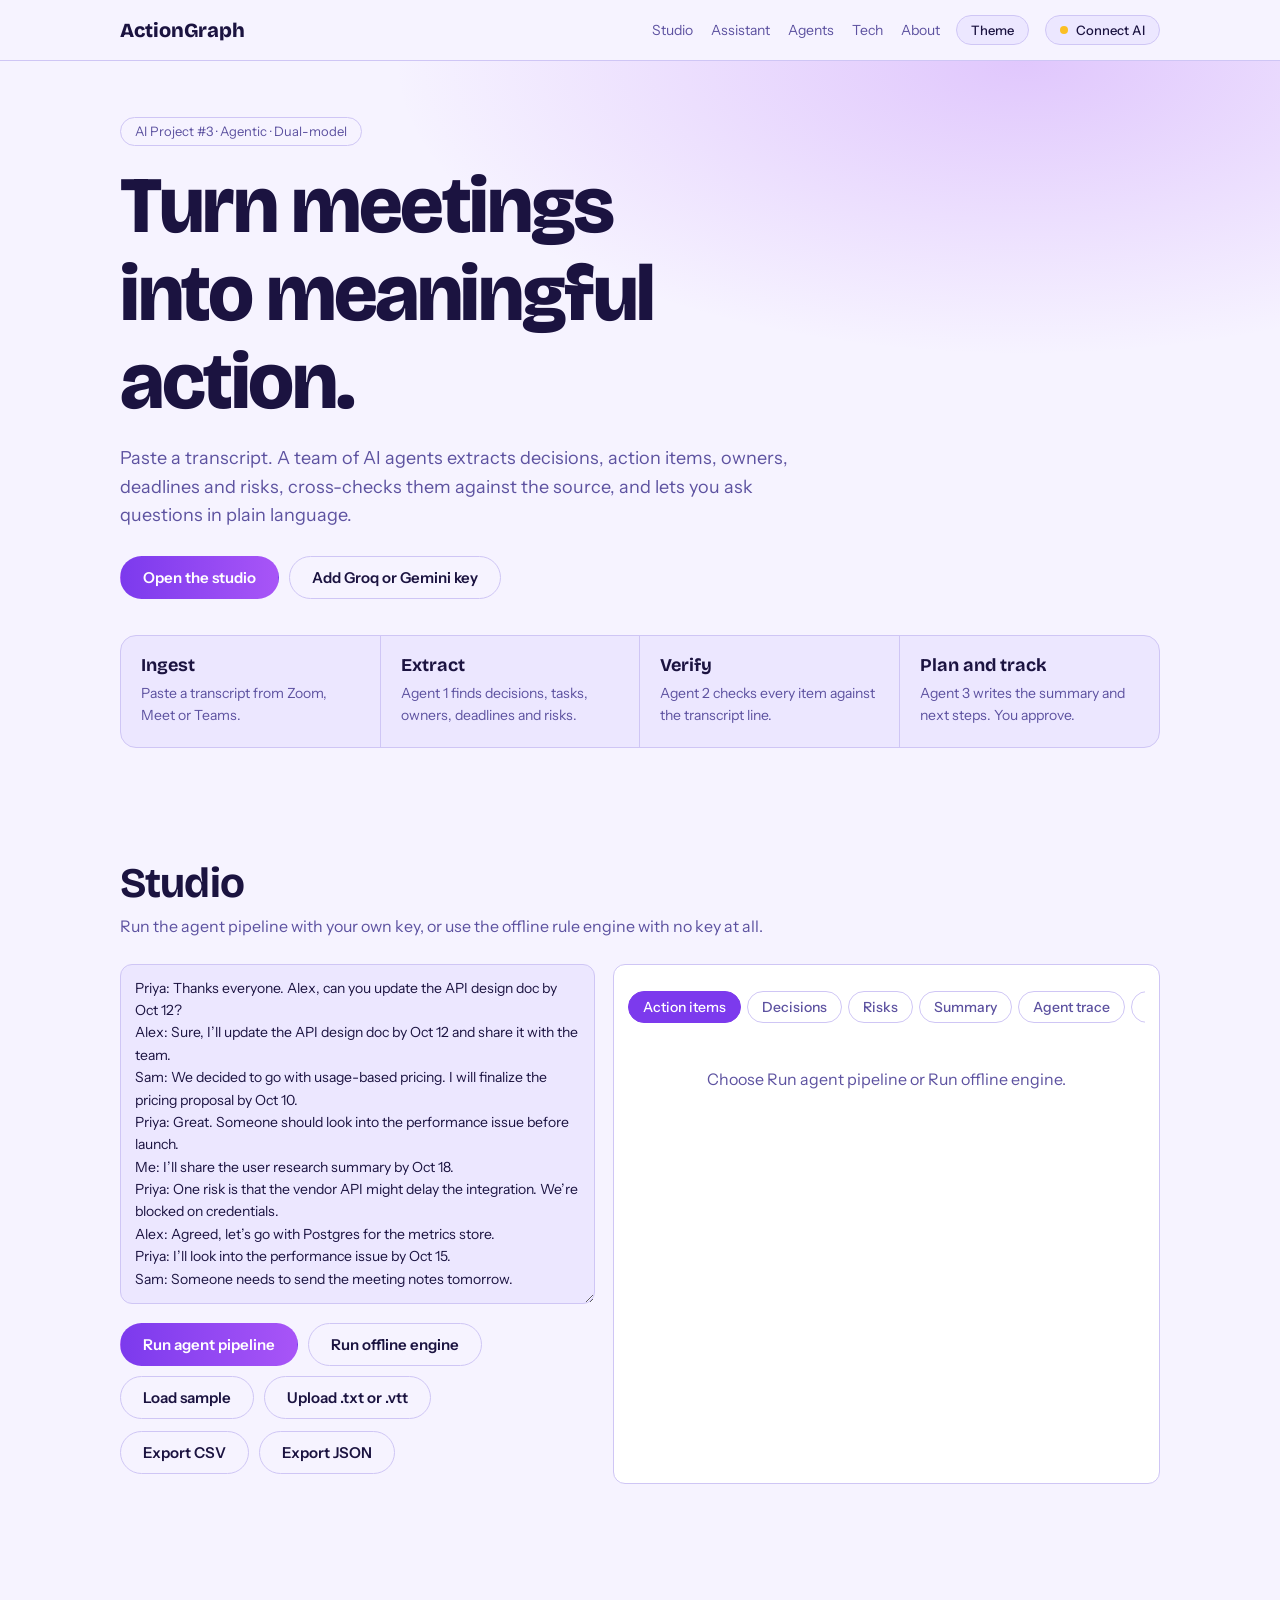
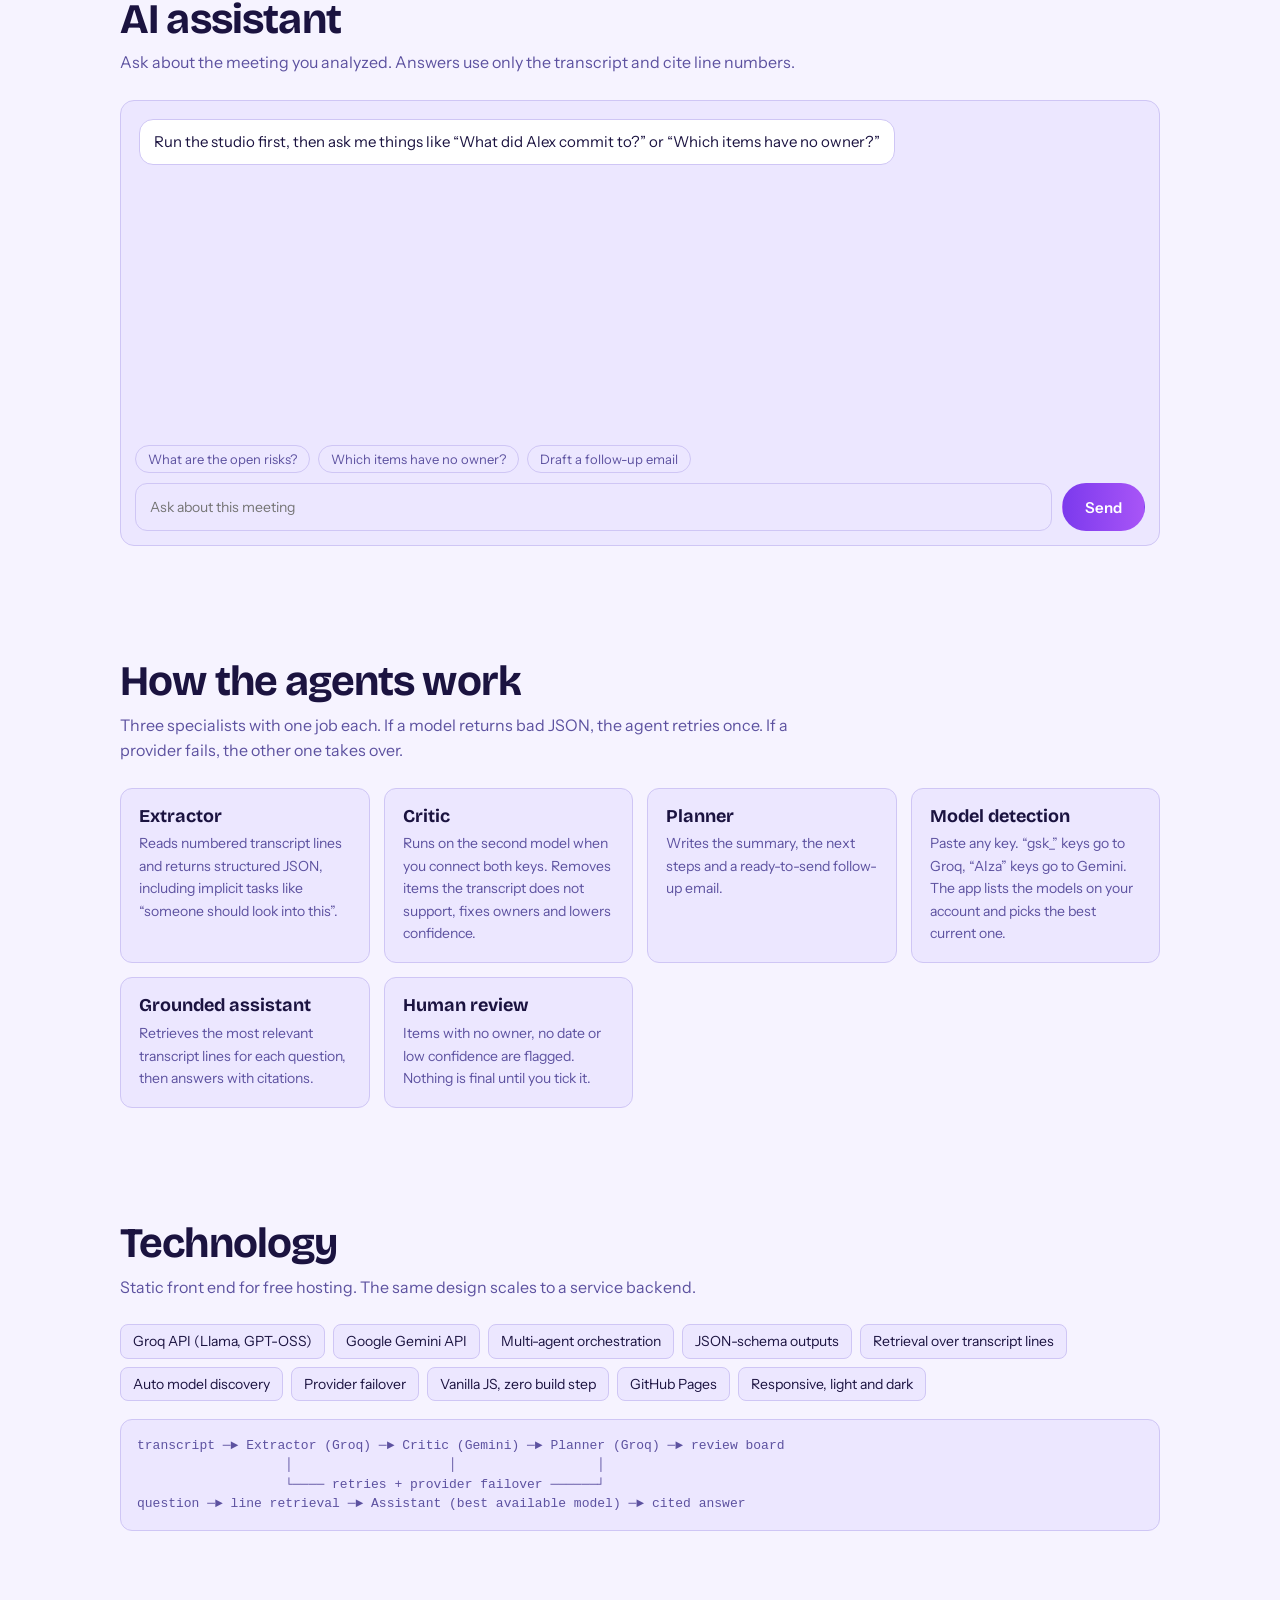
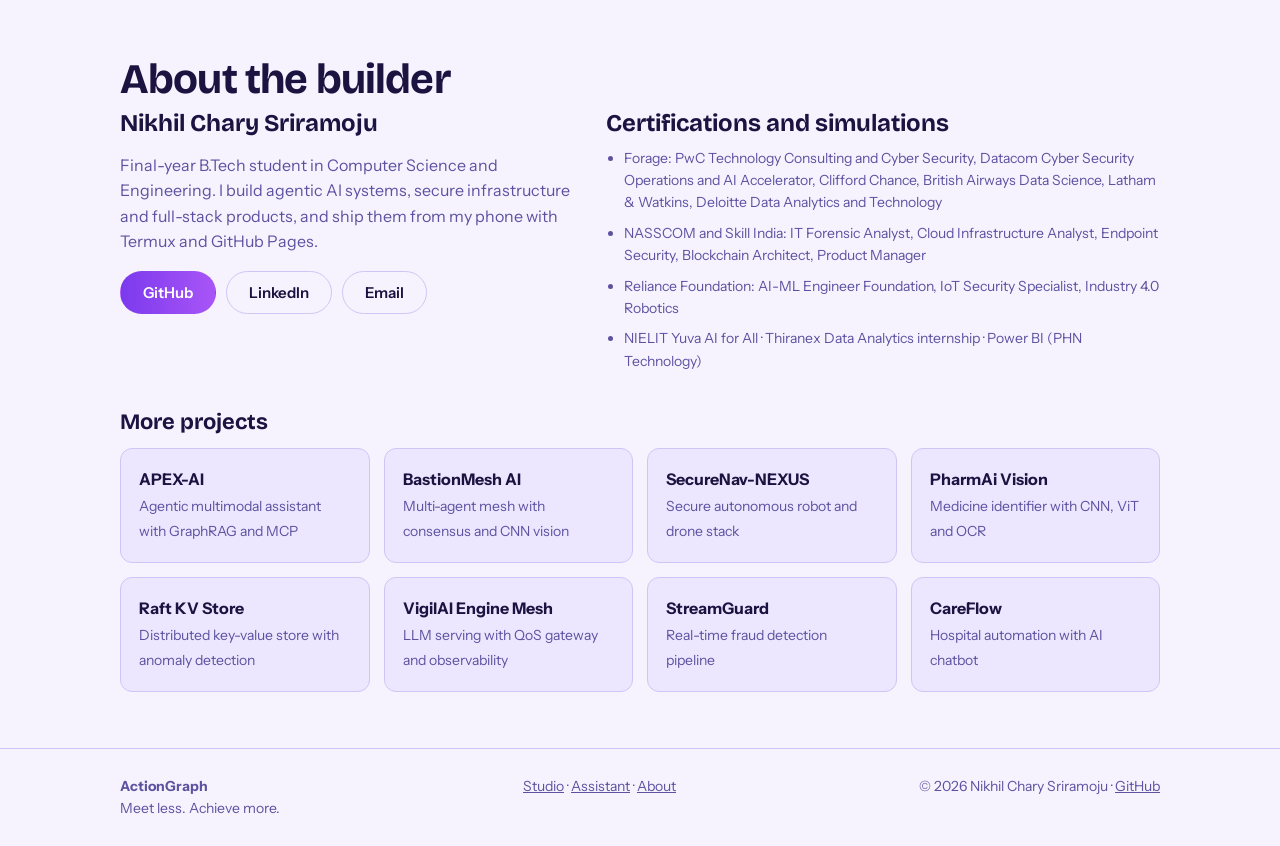
<file: index.html>
<!DOCTYPE html>
<html lang="en">
<head>
<meta charset="utf-8">
<meta name="viewport" content="width=device-width, initial-scale=1, viewport-fit=cover">
<title>ActionGraph – Agentic AI that turns meetings into action</title>
<meta name="description" content="ActionGraph is an agentic AI platform that converts meeting transcripts into decisions, action items, owners, deadlines and risks, with a built-in AI assistant. By Nikhil Chary Sriramoju.">
<link rel="stylesheet" href="https://fonts.googleapis.com/css2?family=Bricolage+Grotesque:wght@500;700;800&family=Instrument+Sans:wght@400;500;600&display=swap">
<link rel="stylesheet" href="assets/style.css">
<link rel="manifest" href="manifest.webmanifest">
<link rel="icon" href="assets/icon.svg" type="image/svg+xml">
<meta name="theme-color" content="#0e0a24">
<meta property="og:title" content="ActionGraph – Agentic AI for meetings">
<meta property="og:description" content="Dual-model agent pipeline that turns transcripts into decisions, owners, deadlines and risks.">
<meta property="og:type" content="website">
</head>
<body>
<header class="hd"><div class="w bar2">
<a class="logo" href="#top">ActionGraph</a>
<nav id="nav"><a href="#studio">Studio</a><a href="#assistant">Assistant</a><a href="#agents">Agents</a><a href="#stack">Tech</a><a href="#about">About</a></nav>
<button class="pill" id="themeBtn" type="button" aria-label="Toggle light or dark theme">Theme</button>
<button class="pill" id="setBtn" type="button"><span class="dot" id="dot"></span><span id="pillTx">Connect AI</span></button>
</div></header>

<main id="top">
<section class="hero"><div class="w">
<p class="badge">AI Project #3 · Agentic · Dual-model</p>
<h1>Turn meetings into meaningful action.</h1>
<p class="lead">Paste a transcript. A team of AI agents extracts decisions, action items, owners, deadlines and risks, cross-checks them against the source, and lets you ask questions in plain language.</p>
<div class="cta"><a class="btn" href="#studio">Open the studio</a><button class="btn g" type="button" id="heroKey">Add Groq or Gemini key</button></div>
<div class="flow">
<div><h3>Ingest</h3><p>Paste a transcript from Zoom, Meet or Teams.</p></div>
<div><h3>Extract</h3><p>Agent 1 finds decisions, tasks, owners, deadlines and risks.</p></div>
<div><h3>Verify</h3><p>Agent 2 checks every item against the transcript line.</p></div>
<div><h3>Plan and track</h3><p>Agent 3 writes the summary and next steps. You approve.</p></div>
</div>
</div></section>

<section id="studio"><div class="w">
<h2>Studio</h2>
<p class="sub">Run the agent pipeline with your own key, or use the offline rule engine with no key at all.</p>
<div class="demo">
<div>
<textarea id="tx" aria-label="Meeting transcript"></textarea>
<div class="row"><button class="btn" id="runAI" type="button">Run agent pipeline</button><button class="btn g" id="runLocal" type="button">Run offline engine</button><button class="btn g" id="sample" type="button">Load sample</button><button class="btn g" id="upload" type="button">Upload .txt or .vtt</button><input type="file" id="file" accept=".txt,.vtt,.srt,.md" hidden></div>
<div class="row"><button class="btn g" id="expCsv" type="button">Export CSV</button><button class="btn g" id="expJson" type="button">Export JSON</button></div>
<p class="note" id="runNote"></p>
</div>
<div class="panel">
<div class="stats" id="stats"></div>
<div class="tabs" role="tablist" id="tabs"></div>
<div id="out"><div class="empty">Choose Run agent pipeline or Run offline engine.</div></div>
</div>
</div>
</div></section>

<section id="assistant"><div class="w">
<h2>AI assistant</h2>
<p class="sub">Ask about the meeting you analyzed. Answers use only the transcript and cite line numbers.</p>
<div class="chat">
<div class="msgs" id="msgs" aria-live="polite"><div class="m bot">Run the studio first, then ask me things like “What did Alex commit to?” or “Which items have no owner?”</div></div>
<div class="sugg" id="sugg"><button type="button">What are the open risks?</button><button type="button">Which items have no owner?</button><button type="button">Draft a follow-up email</button></div>
<div class="send"><input id="q" type="text" placeholder="Ask about this meeting" aria-label="Ask the assistant"><button class="btn" id="ask" type="button">Send</button></div>
</div>
</div></section>

<section id="agents"><div class="w">
<h2>How the agents work</h2>
<p class="sub">Three specialists with one job each. If a model returns bad JSON, the agent retries once. If a provider fails, the other one takes over.</p>
<div class="feat">
<div><h3>Extractor</h3><p>Reads numbered transcript lines and returns structured JSON, including implicit tasks like “someone should look into this”.</p></div>
<div><h3>Critic</h3><p>Runs on the second model when you connect both keys. Removes items the transcript does not support, fixes owners and lowers confidence.</p></div>
<div><h3>Planner</h3><p>Writes the summary, the next steps and a ready-to-send follow-up email.</p></div>
<div><h3>Model detection</h3><p>Paste any key. “gsk_” keys go to Groq, “AIza” keys go to Gemini. The app lists the models on your account and picks the best current one.</p></div>
<div><h3>Grounded assistant</h3><p>Retrieves the most relevant transcript lines for each question, then answers with citations.</p></div>
<div><h3>Human review</h3><p>Items with no owner, no date or low confidence are flagged. Nothing is final until you tick it.</p></div>
</div></div></section>

<section id="stack"><div class="w">
<h2>Technology</h2>
<p class="sub">Static front end for free hosting. The same design scales to a service backend.</p>
<div class="stack"><span>Groq API (Llama, GPT-OSS)</span><span>Google Gemini API</span><span>Multi-agent orchestration</span><span>JSON-schema outputs</span><span>Retrieval over transcript lines</span><span>Auto model discovery</span><span>Provider failover</span><span>Vanilla JS, zero build step</span><span>GitHub Pages</span><span>Responsive, light and dark</span></div>
<pre>transcript ─► Extractor (Groq) ─► Critic (Gemini) ─► Planner (Groq) ─► review board
                   │                    │                  │
                   └──── retries + provider failover ──────┘
question ─► line retrieval ─► Assistant (best available model) ─► cited answer</pre>
</div></section>

<section id="about"><div class="w">
<h2>About the builder</h2>
<div class="about">
<div>
<h3>Nikhil Chary Sriramoju</h3>
<p>Final-year B.Tech student in Computer Science and Engineering. I build agentic AI systems, secure infrastructure and full-stack products, and ship them from my phone with Termux and GitHub Pages.</p>
<div class="row"><a class="btn" href="https://github.com/Nikhil-creat" target="_blank" rel="noopener">GitHub</a><a class="btn g" href="https://in.linkedin.com/in/nikhil-chary-sriramoju-95041b38a" target="_blank" rel="noopener">LinkedIn</a><a class="btn g" href="mailto:sriramojunikhil66@gmail.com">Email</a></div>
</div>
<div>
<h3>Certifications and simulations</h3>
<ul class="cert">
<li>Forage: PwC Technology Consulting and Cyber Security, Datacom Cyber Security Operations and AI Accelerator, Clifford Chance, British Airways Data Science, Latham &amp; Watkins, Deloitte Data Analytics and Technology</li>
<li>NASSCOM and Skill India: IT Forensic Analyst, Cloud Infrastructure Analyst, Endpoint Security, Blockchain Architect, Product Manager</li>
<li>Reliance Foundation: AI-ML Engineer Foundation, IoT Security Specialist, Industry 4.0 Robotics</li>
<li>NIELIT Yuva AI for All · Thiranex Data Analytics internship · Power BI (PHN Technology)</li>
</ul>
</div>
</div>
<h3 class="ph">More projects</h3>
<div class="proj">
<div><b>APEX-AI</b><span>Agentic multimodal assistant with GraphRAG and MCP</span></div>
<div><b>BastionMesh AI</b><span>Multi-agent mesh with consensus and CNN vision</span></div>
<div><b>SecureNav-NEXUS</b><span>Secure autonomous robot and drone stack</span></div>
<div><b>PharmAi Vision</b><span>Medicine identifier with CNN, ViT and OCR</span></div>
<div><b>Raft KV Store</b><span>Distributed key-value store with anomaly detection</span></div>
<div><b>VigilAI Engine Mesh</b><span>LLM serving with QoS gateway and observability</span></div>
<div><b>StreamGuard</b><span>Real-time fraud detection pipeline</span></div>
<div><b>CareFlow</b><span>Hospital automation with AI chatbot</span></div>
</div>
</div></section>
</main>

<footer><div class="w foot">
<div><b>ActionGraph</b><br>Meet less. Achieve more.</div>
<div><a href="#studio">Studio</a> · <a href="#assistant">Assistant</a> · <a href="#about">About</a></div>
<div>© 2026 Nikhil Chary Sriramoju · <a href="https://github.com/Nikhil-creat" target="_blank" rel="noopener">GitHub</a></div>
</div></footer>

<dialog id="dlg">
<h3>Connect AI</h3>
<p class="note">Paste a Groq key (starts with gsk_) or a Gemini key (starts with AIza). Keys stay in this browser and go only to the provider.</p>
<div class="row"><input id="key" type="password" autocomplete="off" placeholder="Paste key" aria-label="API key"><button class="btn" id="addKey" type="button">Detect and add</button></div>
<div id="prov"></div>
<p class="note" id="keyMsg"></p>
<div class="row"><button class="btn g" id="closeDlg" type="button">Close</button></div>
</dialog>
<script src="assets/ai.js"></script>
<script src="assets/app.js"></script>
</body>
</html>
</file>
<file: assets/style.css>
:root{--bg:#0e0a24;--bg2:#17113a;--card:#1d1650;--line:#35298a;--tx:#f1eeff;--mu:#a9a0dd;--ac:#a855f7;--ac2:#7c3aed;--ok:#34d399;--warn:#fbbf24;--hi:#fda4af;box-sizing:border-box;padding-top:env(safe-area-inset-top,0px);padding-bottom:env(safe-area-inset-bottom,0px)}
@media (prefers-color-scheme:light){:root:not([data-theme="dark"]){--bg:#f6f3ff;--bg2:#ece7ff;--card:#fff;--line:#cfc6f5;--tx:#1b1340;--mu:#5d52a0;--hi:#be123c}}
:root[data-theme="light"]{--bg:#f6f3ff;--bg2:#ece7ff;--card:#fff;--line:#cfc6f5;--tx:#1b1340;--mu:#5d52a0;--hi:#be123c}
*{box-sizing:border-box}html{scroll-behavior:smooth;scroll-padding-top:70px}
body{margin:0;background:var(--bg);color:var(--tx);font:400 16px/1.6 "Instrument Sans",system-ui,sans-serif}
h1,h2,h3{font-family:"Bricolage Grotesque","Instrument Sans",system-ui,sans-serif;line-height:1.1;margin:0}
a{color:inherit}.w{max-width:1080px;margin:0 auto;padding:0 20px}section{padding:56px 0}
.hd{position:sticky;top:0;z-index:20;background:color-mix(in srgb,var(--bg) 88%,transparent);backdrop-filter:blur(10px);border-bottom:1px solid var(--line)}
.bar2{display:flex;align-items:center;gap:16px;height:60px}.logo{font:800 20px "Bricolage Grotesque",sans-serif;text-decoration:none}
nav{margin-left:auto;display:flex;gap:18px}nav a{color:var(--mu);text-decoration:none;font-size:14px}nav a:hover{color:var(--tx)}
.pill{display:flex;align-items:center;gap:8px;background:var(--bg2);color:var(--tx);border:1px solid var(--line);border-radius:999px;padding:6px 14px;font:500 13px "Instrument Sans",sans-serif;cursor:pointer}
.dot{width:8px;height:8px;border-radius:50%;background:var(--warn)}.dot.on{background:var(--ok)}
.hero{background:radial-gradient(900px 420px at 80% 0,rgba(168,85,247,.28),transparent 70%)}
.badge{display:inline-block;border:1px solid var(--line);border-radius:999px;padding:3px 14px;font-size:13px;color:var(--mu);margin:0 0 16px}
.hero h1{font-size:clamp(40px,8vw,80px);font-weight:800;letter-spacing:-.03em;max-width:13ch}
.lead{color:var(--mu);max-width:58ch;font-size:18px;margin:18px 0 26px}.cta{display:flex;gap:10px;flex-wrap:wrap;margin-bottom:36px}
.btn{display:inline-block;background:linear-gradient(90deg,var(--ac2),var(--ac));color:#fff;border:1px solid transparent;border-radius:999px;padding:11px 22px;font:600 15px "Instrument Sans",sans-serif;cursor:pointer;text-decoration:none}
.btn.g{background:transparent;border-color:var(--line);color:var(--tx)}.btn:disabled{opacity:.5;cursor:wait}
:focus-visible{outline:2px solid var(--ac);outline-offset:2px}
.flow{display:grid;grid-template-columns:repeat(4,1fr);border:1px solid var(--line);border-radius:16px;overflow:hidden;background:var(--bg2)}
.flow div{padding:20px;border-right:1px solid var(--line)}.flow div:last-child{border:0}.flow h3{font-size:18px;margin-bottom:6px}.flow p{margin:0;color:var(--mu);font-size:14px}
h2{font-size:clamp(28px,5vw,42px);letter-spacing:-.02em;margin-bottom:8px}.sub{color:var(--mu);margin:0 0 24px;max-width:62ch}
.demo{display:grid;grid-template-columns:1fr 1.15fr;gap:18px}
textarea,input[type=text],input[type=password]{width:100%;background:var(--bg2);color:var(--tx);border:1px solid var(--line);border-radius:12px;padding:12px 14px;font:14px/1.6 "Instrument Sans",sans-serif}
textarea{min-height:340px;resize:vertical}.row{display:flex;gap:10px;flex-wrap:wrap;margin-top:12px}.note{color:var(--mu);font-size:13px;margin:10px 0 0}
.panel{background:var(--card);border:1px solid var(--line);border-radius:12px;padding:14px;min-height:340px;overflow:hidden}
.tabs{display:flex;gap:6px;overflow-x:auto;margin-bottom:12px;padding-bottom:2px}
.tabs button{background:transparent;color:var(--mu);border:1px solid var(--line);border-radius:999px;padding:6px 14px;font:500 14px "Instrument Sans",sans-serif;cursor:pointer;white-space:nowrap}
.tabs button[aria-selected="true"]{background:var(--ac2);color:#fff;border-color:var(--ac2)}
.it{background:var(--bg2);border:1px solid var(--line);border-radius:10px;padding:11px 12px;margin-bottom:9px;overflow-wrap:anywhere}.it.done .t{text-decoration:line-through;opacity:.55}
.top{display:flex;gap:10px;align-items:flex-start}.top input{margin-top:5px;accent-color:var(--ac);width:18px;height:18px}.t{font-weight:600;flex:1}
.meta{display:flex;flex-wrap:wrap;gap:8px;margin:7px 0 0 28px;font-size:13px;color:var(--mu);align-items:center}
.tag{border-radius:999px;padding:1px 10px;font-size:12px;font-weight:600;border:1px solid}.High{color:var(--hi);border-color:var(--hi)}.Medium,.Flag{color:var(--warn);border-color:var(--warn)}.Low,.Ok{color:var(--ok);border-color:var(--ok)}
.bar{width:60px;height:6px;border-radius:3px;background:var(--line);overflow:hidden;display:inline-block;vertical-align:middle}.bar i{display:block;height:100%;background:var(--ac)}
.ev{margin:7px 0 0 28px;font-size:13px;color:var(--mu);border-left:2px solid var(--ac);padding-left:9px;font-style:italic}
.empty{color:var(--mu);padding:30px 8px;text-align:center}.stats{display:flex;gap:14px;margin-bottom:12px;flex-wrap:wrap}.stats span{font-size:13px;color:var(--mu)}.stats b{color:var(--tx);font-size:18px;margin-right:4px}
.chat{border:1px solid var(--line);border-radius:14px;background:var(--bg2);padding:14px}
.msgs{height:320px;overflow-y:auto;display:flex;flex-direction:column;gap:10px;padding:4px}
.m{max-width:86%;padding:10px 14px;border-radius:14px;white-space:pre-wrap;overflow-wrap:anywhere;font-size:15px}
.m.bot{background:var(--card);border:1px solid var(--line);align-self:flex-start}.m.me{background:var(--ac2);color:#fff;align-self:flex-end}
.sugg{display:flex;gap:8px;flex-wrap:wrap;margin:10px 0}.sugg button{background:transparent;color:var(--mu);border:1px solid var(--line);border-radius:999px;padding:5px 12px;font:13px "Instrument Sans",sans-serif;cursor:pointer}
.send{display:flex;gap:10px}
.feat,.proj{display:grid;grid-template-columns:repeat(auto-fit,minmax(240px,1fr));gap:14px}
.feat div,.proj div{border:1px solid var(--line);border-radius:12px;padding:18px;background:var(--bg2)}.feat h3{font-size:18px;margin-bottom:6px}.feat p{margin:0;color:var(--mu);font-size:14px}
.proj b{display:block}.proj span{color:var(--mu);font-size:14px}.ph{margin:30px 0 14px;font-size:22px}
.stack{display:flex;flex-wrap:wrap;gap:8px;margin-bottom:18px}.stack span{border:1px solid var(--line);border-radius:8px;padding:5px 12px;font-size:14px;background:var(--bg2)}
pre{background:var(--bg2);border:1px solid var(--line);border-radius:12px;padding:16px;overflow-x:auto;font-size:13px;line-height:1.5;color:var(--mu)}
.about{display:grid;grid-template-columns:1fr 1.2fr;gap:24px}.about h3{font-size:24px;margin-bottom:10px}.about p{color:var(--mu)}.cert{margin:0;padding-left:18px;color:var(--mu);font-size:14px}.cert li{margin-bottom:8px}
footer{border-top:1px solid var(--line);padding:26px 0;color:var(--mu);font-size:14px}.foot{display:flex;justify-content:space-between;gap:16px;flex-wrap:wrap}
dialog{background:var(--card);color:var(--tx);border:1px solid var(--line);border-radius:16px;max-width:460px;width:calc(100% - 32px);padding:20px}dialog::backdrop{background:rgba(0,0,0,.6)}
.pv{display:flex;justify-content:space-between;gap:10px;border:1px solid var(--line);border-radius:10px;padding:8px 12px;margin-top:10px;font-size:14px;align-items:center}.pv button{background:none;border:0;color:var(--hi);cursor:pointer}
@media (max-width:820px){.flow{grid-template-columns:1fr 1fr}.flow div{border-bottom:1px solid var(--line)}.demo,.about{grid-template-columns:1fr}nav{display:none}.pill{margin-left:auto}}
@media (max-width:480px){.flow{grid-template-columns:1fr}}
@media (prefers-reduced-motion:no-preference){.it,.m{animation:in .25s ease}@keyframes in{from{opacity:0;transform:translateY(4px)}}}

#themeBtn{margin-left:auto}nav+#themeBtn{margin-left:0}
</file>
